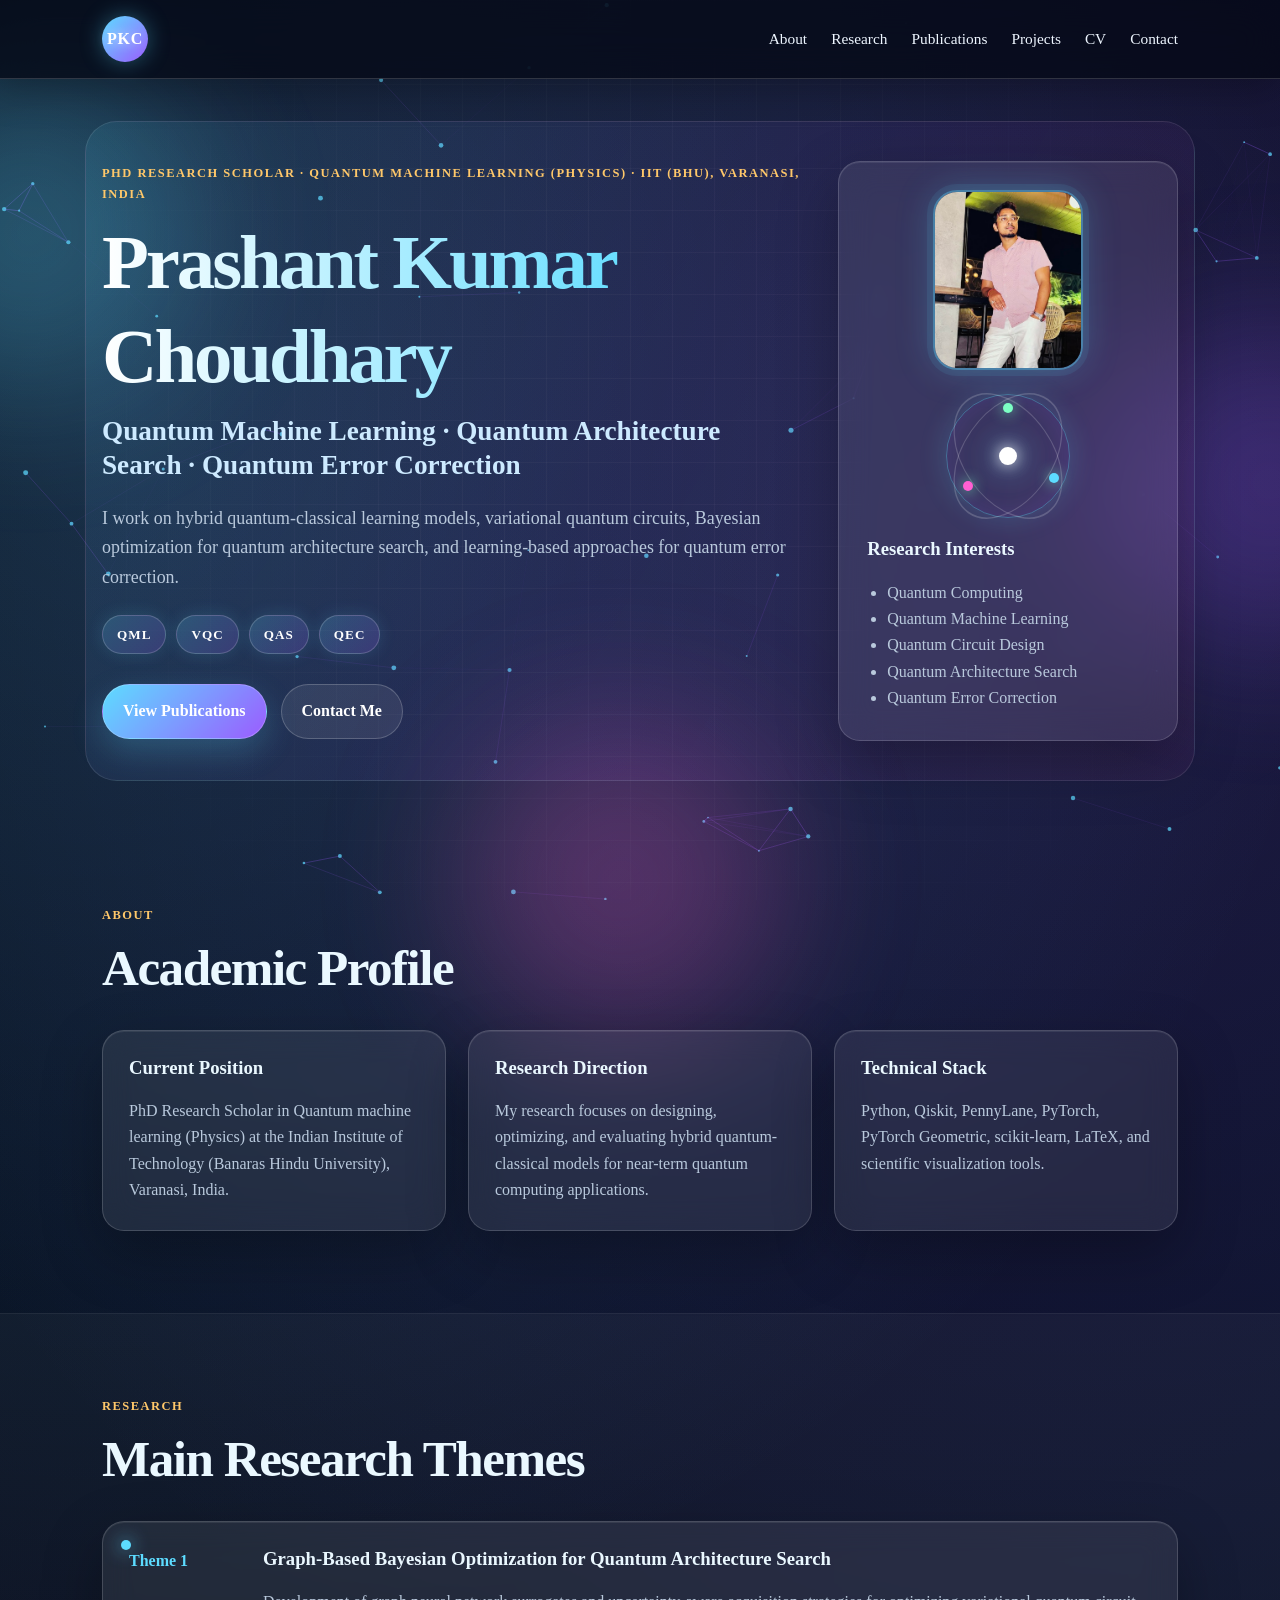
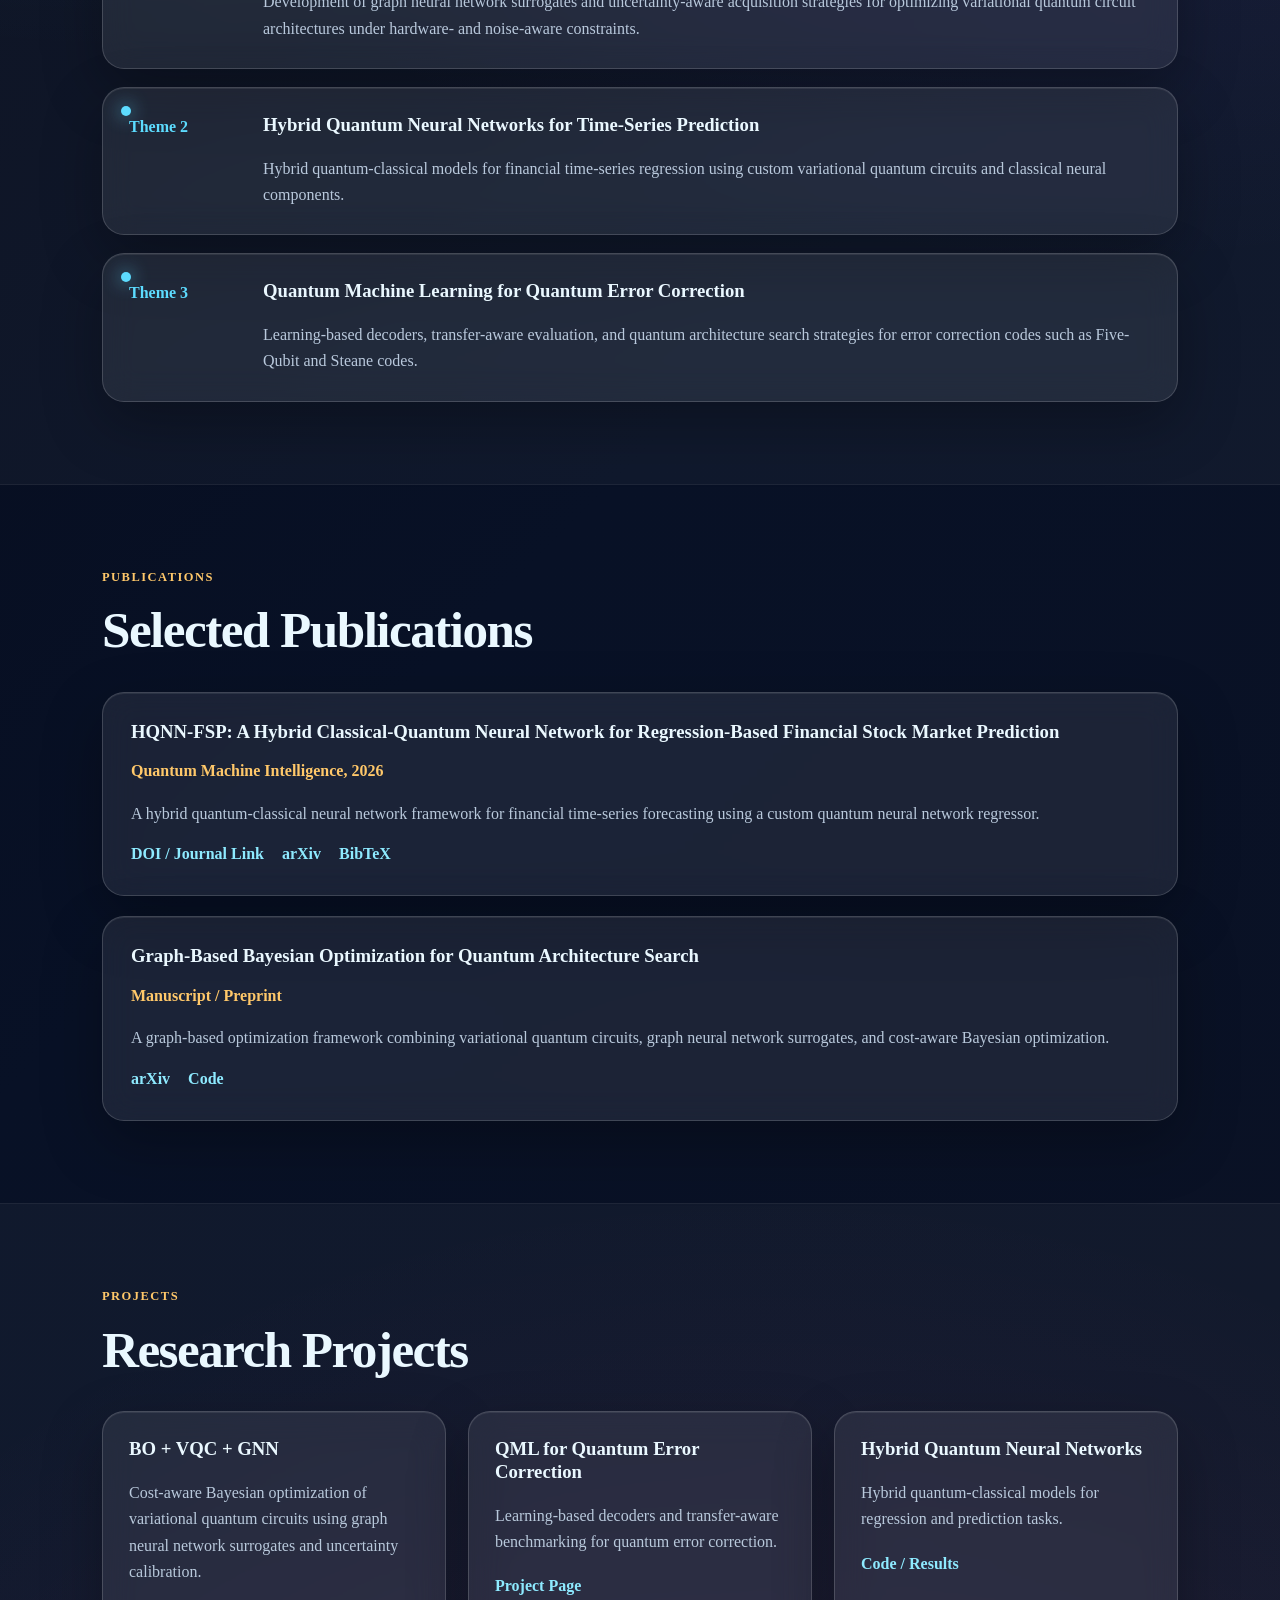
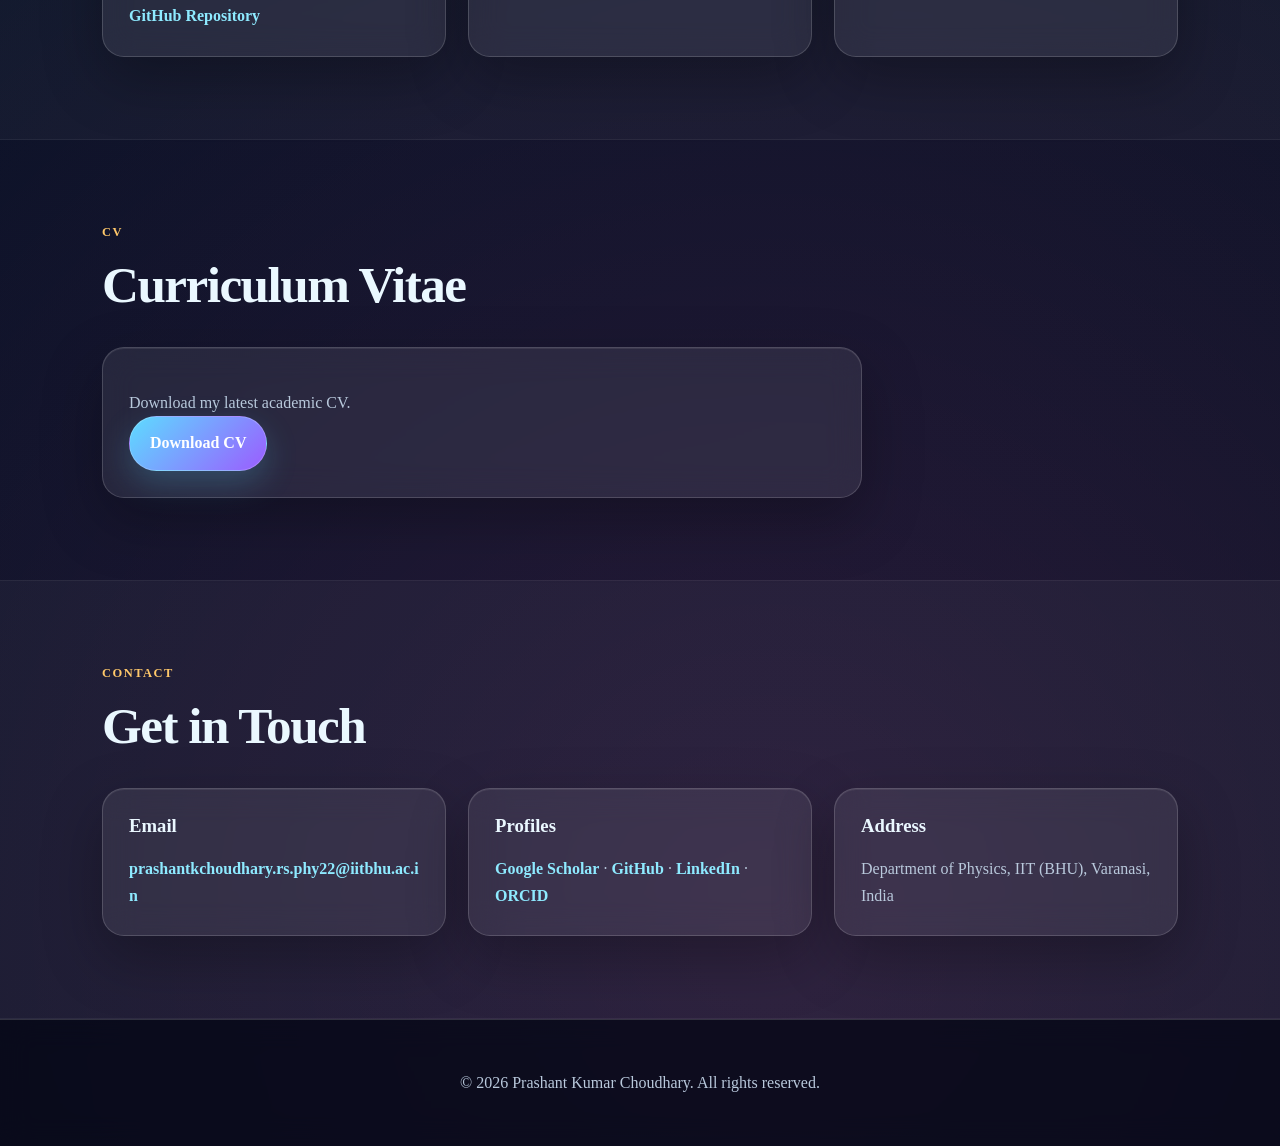
<file: index_fixed.html>
<!DOCTYPE html>
<html lang="en">
<head>
  <meta charset="UTF-8" />
  <meta name="viewport" content="width=device-width, initial-scale=1.0" />
  <title>Prashant Kumar Choudhary | Quantum Machine Learning Researcher</title>
  <meta name="description" content="Academic website of Prashant Kumar Choudhary, PhD Research Scholar in Physics working on Quantum Machine Learning, Quantum Architecture Search, and Quantum Error Correction." />
  <link rel="stylesheet" href="styles.css" />
</head>
<body>
  <canvas id="quantumCanvas" aria-hidden="true"></canvas>
  <div class="bg-orb orb-1"></div>
  <div class="bg-orb orb-2"></div>
  <div class="bg-orb orb-3"></div>
  <div class="quantum-grid"></div>
  <header class="site-header">
    <nav class="nav">
      <a class="brand" href="#home">PKC</a>
      <button class="nav-toggle" aria-label="Toggle navigation" onclick="toggleMenu()">☰</button>
      <div class="nav-links" id="navLinks">
        <a href="#about">About</a>
        <a href="#research">Research</a>
        <a href="#publications">Publications</a>
        <a href="#projects">Projects</a>
        <a href="#cv">CV</a>
        <a href="#contact">Contact</a>
      </div>
    </nav>
  </header>

  <main>
    <section id="home" class="hero section">
      <div class="hero-content">
        <p class="eyebrow">PhD Research Scholar · Quantum Machine Learning (Physics) · IIT (BHU), Varanasi, India</p>
        <h1>Prashant Kumar Choudhary</h1>
        <h2>Quantum Machine Learning · Quantum Architecture Search · Quantum Error Correction</h2>
        <p class="hero-text">
          I work on hybrid quantum-classical learning models, variational quantum circuits,
          Bayesian optimization for quantum architecture search, and learning-based approaches
          for quantum error correction.
        </p>
        <div class="quantum-tags">
          <span>QML</span>
          <span>VQC</span>
          <span>QAS</span>
          <span>QEC</span>
        </div>
        <div class="hero-actions">
          <a class="button primary" href="#publications">View Publications</a>
          <a class="button secondary" href="#contact">Contact Me</a>
        </div>
      </div>
      <aside class="profile-card">
        <!--<div class="profile-image">PKC</div>-->
        <img class="IMG_8726-photo" src="IMG_8726.jpg" alt="Prashant Kumar Choudhary">
        <div class="quantum-orbit" aria-hidden="true">
          <span class="core"></span>
          <span class="electron e1"></span>
          <span class="electron e2"></span>
          <span class="electron e3"></span>
        </div>
        <h3>Research Interests</h3>
        <ul>
          <li>Quantum Computing</li>
          <li>Quantum Machine Learning</li>
          <li>Quantum Circuit Design</li>
          <li>Quantum Architecture Search</li>
          <li>Quantum Error Correction</li>
        </ul>
      </aside>
    </section>

    <section id="about" class="section">
      <div class="section-heading">
        <p class="eyebrow">About</p>
        <h2>Academic Profile</h2>
      </div>
      <div class="content-grid">
        <div class="card">
          <h3>Current Position</h3>
          <p>
            PhD Research Scholar in Quantum machine learning (Physics) at the Indian Institute of Technology
            (Banaras Hindu University), Varanasi, India.
          </p>
        </div>
        <div class="card">
          <h3>Research Direction</h3>
          <p>
            My research focuses on designing, optimizing, and evaluating hybrid quantum-classical
            models for near-term quantum computing applications.
          </p>
        </div>
        <div class="card">
          <h3>Technical Stack</h3>
          <p>
            Python, Qiskit, PennyLane, PyTorch, PyTorch Geometric, scikit-learn,
            LaTeX, and scientific visualization tools.
          </p>
        </div>
      </div>
    </section>

    <section id="research" class="section alt">
      <div class="section-heading">
        <p class="eyebrow">Research</p>
        <h2>Main Research Themes</h2>
      </div>
      <div class="timeline">
        <div class="timeline-item">
          <span class="year">Theme 1</span>
          <div>
            <h3>Graph-Based Bayesian Optimization for Quantum Architecture Search</h3>
            <p>
              Development of graph neural network surrogates and uncertainty-aware acquisition
              strategies for optimizing variational quantum circuit architectures under
              hardware- and noise-aware constraints.
            </p>
          </div>
        </div>
        <div class="timeline-item">
          <span class="year">Theme 2</span>
          <div>
            <h3>Hybrid Quantum Neural Networks for Time-Series Prediction</h3>
            <p>
              Hybrid quantum-classical models for financial time-series regression using
              custom variational quantum circuits and classical neural components.
            </p>
          </div>
        </div>
        <div class="timeline-item">
          <span class="year">Theme 3</span>
          <div>
            <h3>Quantum Machine Learning for Quantum Error Correction</h3>
            <p>
              Learning-based decoders, transfer-aware evaluation, and quantum architecture
              search strategies for error correction codes such as Five-Qubit and Steane codes.
            </p>
          </div>
        </div>
      </div>
    </section>

    <section id="publications" class="section">
      <div class="section-heading">
        <p class="eyebrow">Publications</p>
        <h2>Selected Publications</h2>
      </div>
      <div class="publication-list">
        <article class="publication">
          <h3>HQNN-FSP: A Hybrid Classical-Quantum Neural Network for Regression-Based Financial Stock Market Prediction</h3>
          <p class="pub-meta">Quantum Machine Intelligence, 2026</p>
          <p>
            A hybrid quantum-classical neural network framework for financial time-series forecasting
            using a custom quantum neural network regressor.
          </p>
          <div class="pub-links">
            <a href="https://link.springer.com/article/10.1007/s42484-026-00390-9" target="_blank" rel="noopener">DOI / Journal Link</a>
            <a href="https://arxiv.org/abs/2503.15403" target="_blank" rel="noopener">arXiv</a>
            <a href="https://arxiv.org/abs/2503.15403" target="_blank" rel="noopener">BibTeX</a>
            <!--<a href="#" target="_blank" rel="noopener">DOI / Journal Link</a>-->
          </div>
        </article>

        <article class="publication">
          <h3>Graph-Based Bayesian Optimization for Quantum Architecture Search</h3>
          <p class="pub-meta">Manuscript / Preprint</p>
          <p>
            A graph-based optimization framework combining variational quantum circuits,
            graph neural network surrogates, and cost-aware Bayesian optimization.
          </p>
          <div class="pub-links">
            <a href="https://arxiv.org/abs/2512.09586" target="_blank" rel="noopener">arXiv</a>
            <a href="https://github.com/Pkcnick" target="_blank" rel="noopener">Code</a>
          </div>
        </article>
      </div>
    </section>

    <section id="projects" class="section alt">
      <div class="section-heading">
        <p class="eyebrow">Projects</p>
        <h2>Research Projects</h2>
      </div>
      <div class="content-grid">
        <div class="card project-card">
          <h3>BO + VQC + GNN</h3>
          <p>
            Cost-aware Bayesian optimization of variational quantum circuits using graph neural
            network surrogates and uncertainty calibration.
          </p>
          <a href="#" target="_blank" rel="noopener">GitHub Repository</a>
        </div>
        <div class="card project-card">
          <h3>QML for Quantum Error Correction</h3>
          <p>
            Learning-based decoders and transfer-aware benchmarking for quantum error correction.
          </p>
          <a href="#" target="_blank" rel="noopener">Project Page</a>
        </div>
        <div class="card project-card">
          <h3>Hybrid Quantum Neural Networks</h3>
          <p>
            Hybrid quantum-classical models for regression and prediction tasks.
          </p>
          <a href="#" target="_blank" rel="noopener">Code / Results</a>
        </div>
      </div>
    </section>

    <section id="cv" class="section">
      <div class="section-heading">
        <p class="eyebrow">CV</p>
        <h2>Curriculum Vitae</h2>
      </div>
      <div class="card cv-card">
        <p>
          Download my latest academic CV.
        </p>
        <a class="button primary" href="Prashant_Kumar_Choudhary_CV.pdf" target="_blank" rel="noopener">Download CV</a>
      </div>
    </section>

    <section id="contact" class="section alt">
      <div class="section-heading">
        <p class="eyebrow">Contact</p>
        <h2>Get in Touch</h2>
      </div>
      <div class="contact-grid">
        <div class="card">
          <h3>Email</h3>
          <p><a href="mailto:prashantkchoudhary.rs.phy22@iitbhu.ac.in">prashantkchoudhary.rs.phy22@iitbhu.ac.in</a></p>
        </div>
        <div class="card">
          <h3>Profiles</h3>
          <p>
            <a href="https://scholar.google.com/citations?hl=en&user=aTCilz0AAAAJ" target="_blank" rel="noopener">Google Scholar</a> ·
            <a href="https://github.com/Pkcnick" target="_blank" rel="noopener">GitHub</a> ·
            <a href="https://www.linkedin.com/in/pkcnick" target="_blank" rel="noopener">LinkedIn</a> ·
            <a href="https://orcid.org/0009-0005-9912-3231" target="_blank" rel="noopener">ORCID</a>
          </p>
        </div>
        <div class="card">
          <h3>Address</h3>
          <p>Department of Physics, IIT (BHU), Varanasi, India</p>
        </div>
      </div>
    </section>
  </main>

  <footer class="site-footer">
    <p>© <span id="year"></span> Prashant Kumar Choudhary. All rights reserved.</p>
  </footer>

  <script>
    const yearElement = document.getElementById("year");
    if (yearElement) {
      yearElement.textContent = new Date().getFullYear();
    }

    function toggleMenu() {
      const nav = document.getElementById("navLinks");
      if (nav) {
        nav.classList.toggle("show");
      }
    }

    const canvas = document.getElementById("quantumCanvas");
    const reduceMotion = window.matchMedia("(prefers-reduced-motion: reduce)").matches;

    if (canvas && !reduceMotion) {
      const ctx = canvas.getContext("2d");
      let particles = [];
      let animationFrameId = null;

      function particleNumber() {
        if (window.innerWidth < 600) return 28;
        if (window.innerWidth < 900) return 42;
        return 58;
      }

      function resizeCanvas() {
        const ratio = Math.min(window.devicePixelRatio || 1, 2);
        canvas.width = Math.floor(window.innerWidth * ratio);
        canvas.height = Math.floor(window.innerHeight * ratio);
        canvas.style.width = `${window.innerWidth}px`;
        canvas.style.height = `${window.innerHeight}px`;
        ctx.setTransform(ratio, 0, 0, ratio, 0, 0);
      }

      function createParticles() {
        particles = [];
        const count = particleNumber();

        for (let i = 0; i < count; i++) {
          particles.push({
            x: Math.random() * window.innerWidth,
            y: Math.random() * window.innerHeight,
            vx: (Math.random() - 0.5) * 0.45,
            vy: (Math.random() - 0.5) * 0.45,
            radius: Math.random() * 1.8 + 0.8
          });
        }
      }

      function drawParticles() {
        ctx.clearRect(0, 0, window.innerWidth, window.innerHeight);

        for (let i = 0; i < particles.length; i++) {
          const p = particles[i];
          p.x += p.vx;
          p.y += p.vy;

          if (p.x < 0 || p.x > window.innerWidth) p.vx *= -1;
          if (p.y < 0 || p.y > window.innerHeight) p.vy *= -1;

          ctx.beginPath();
          ctx.arc(p.x, p.y, p.radius, 0, Math.PI * 2);
          ctx.fillStyle = "rgba(93, 220, 255, 0.72)";
          ctx.fill();

          for (let j = i + 1; j < particles.length; j++) {
            const q = particles[j];
            const dx = p.x - q.x;
            const dy = p.y - q.y;
            const distance = Math.sqrt(dx * dx + dy * dy);
            const maxDistance = window.innerWidth < 600 ? 95 : 130;

            if (distance < maxDistance) {
              ctx.beginPath();
              ctx.moveTo(p.x, p.y);
              ctx.lineTo(q.x, q.y);
              ctx.strokeStyle = `rgba(155, 92, 255, ${(1 - distance / maxDistance) * 0.55})`;
              ctx.lineWidth = 0.7;
              ctx.stroke();
            }
          }
        }

        animationFrameId = requestAnimationFrame(drawParticles);
      }

      function restartParticles() {
        resizeCanvas();
        createParticles();
        if (!animationFrameId) {
          drawParticles();
        }
      }

      restartParticles();
      window.addEventListener("resize", restartParticles);
    }
  </script>

</body>
</html>
</file>
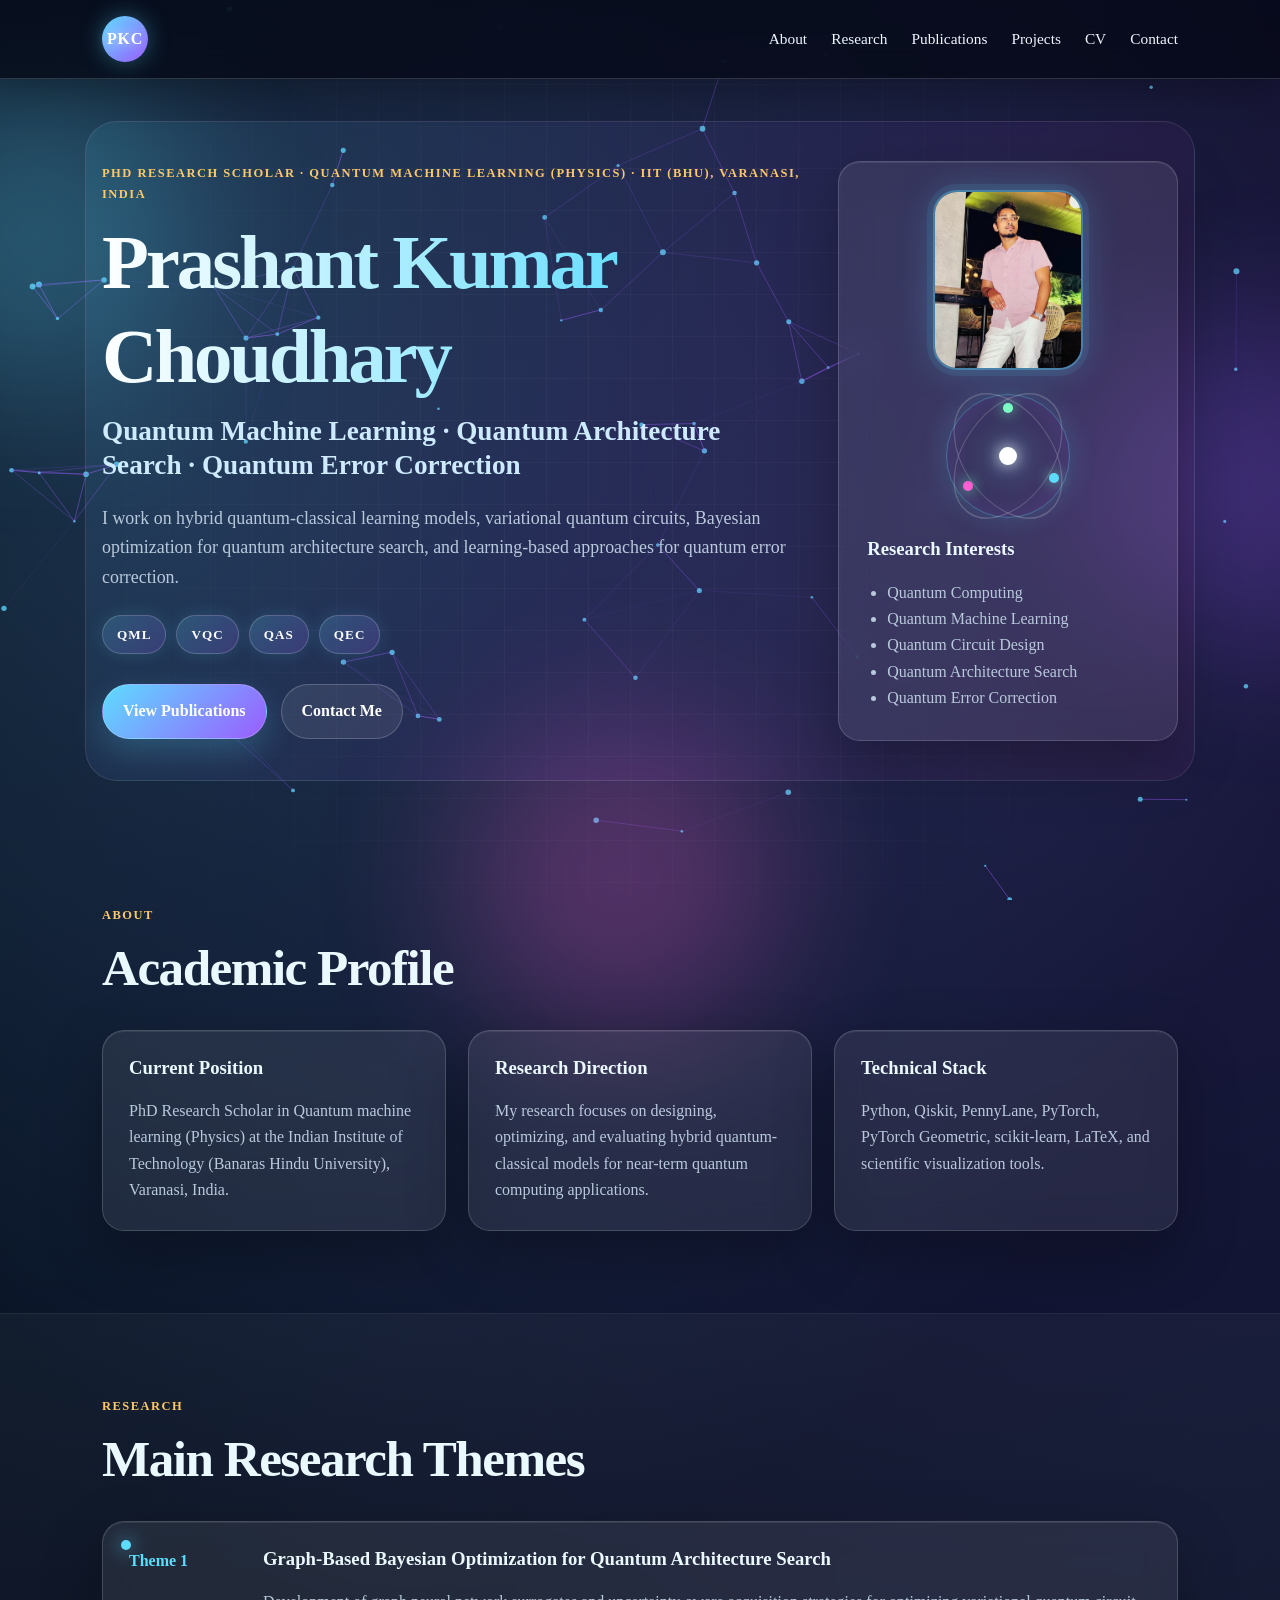
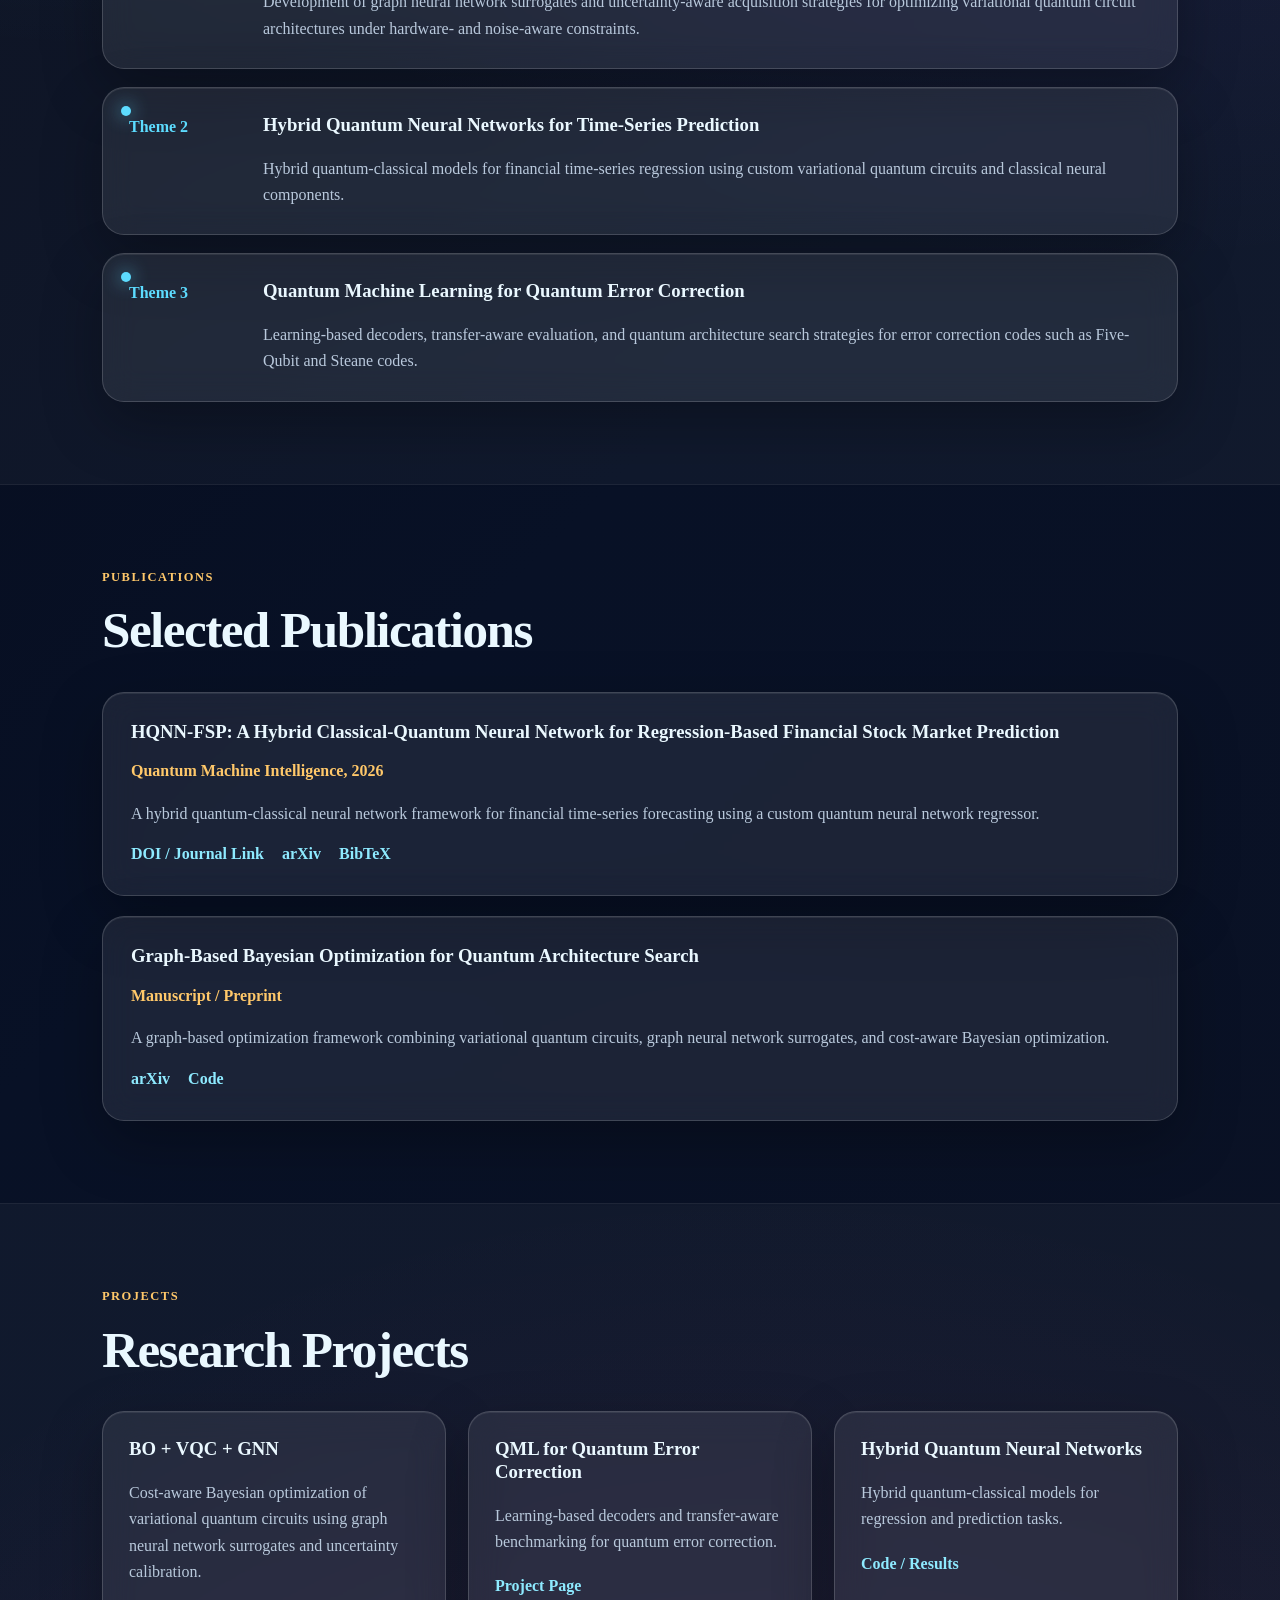
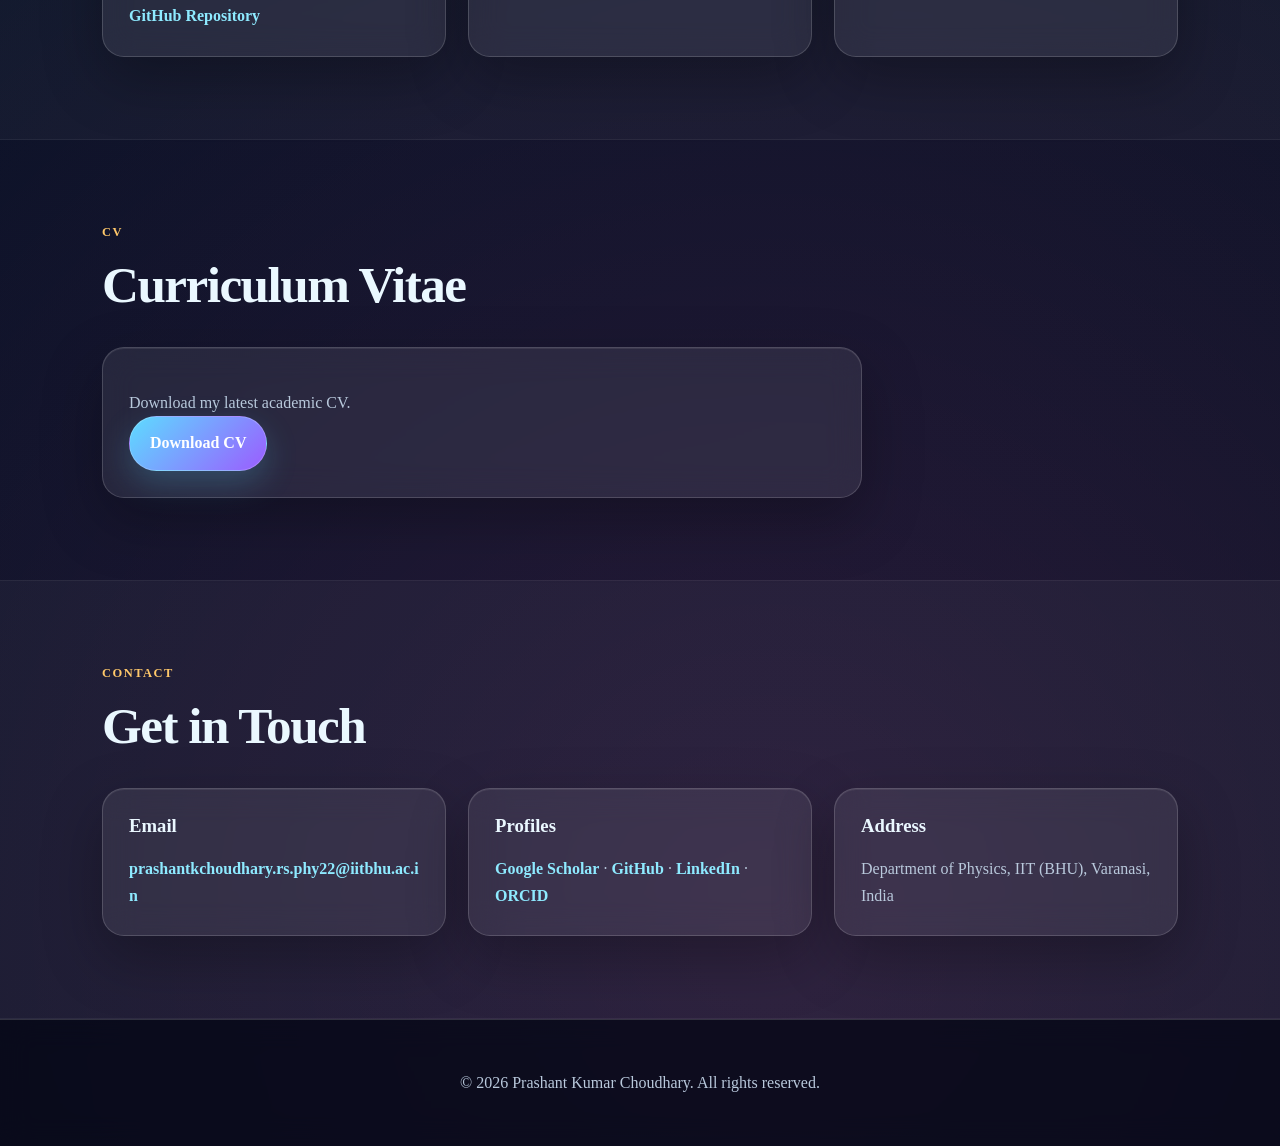
<file: index_old.html>
<!DOCTYPE html>
<html lang="en">
<head>
  <meta charset="UTF-8" />
  <meta name="viewport" content="width=device-width, initial-scale=1.0" />
  <title>Prashant Kumar Choudhary | Quantum Machine Learning Researcher</title>
  <meta name="description" content="Academic website of Prashant Kumar Choudhary, PhD Research Scholar in Physics working on Quantum Machine Learning, Quantum Architecture Search, and Quantum Error Correction." />
  <link rel="stylesheet" href="styles.css" />
</head>
<body>
  <canvas id="quantumCanvas" aria-hidden="true"></canvas>
  <div class="bg-orb orb-1"></div>
  <div class="bg-orb orb-2"></div>
  <div class="bg-orb orb-3"></div>
  <div class="quantum-grid"></div>
  <header class="site-header">
    <nav class="nav">
      <a class="brand" href="#home">PKC</a>
      <button class="nav-toggle" aria-label="Toggle navigation" onclick="toggleMenu()">☰</button>
      <div class="nav-links" id="navLinks">
        <a href="#about">About</a>
        <a href="#research">Research</a>
        <a href="#publications">Publications</a>
        <a href="#projects">Projects</a>
        <a href="#cv">CV</a>
        <a href="#contact">Contact</a>
      </div>
    </nav>
  </header>

  <main>
    <section id="home" class="hero section">
      <div class="hero-content">
        <p class="eyebrow">PhD Research Scholar · Quantum Machine Learning (Physics) · IIT (BHU), Varanasi, India</p>
        <h1>Prashant Kumar Choudhary</h1>
        <h2>Quantum Machine Learning · Quantum Architecture Search · Quantum Error Correction</h2>
        <p class="hero-text">
          I work on hybrid quantum-classical learning models, variational quantum circuits,
          Bayesian optimization for quantum architecture search, and learning-based approaches
          for quantum error correction.
        </p>
        <div class="quantum-tags">
          <span>QML</span>
          <span>VQC</span>
          <span>QAS</span>
          <span>QEC</span>
        </div>
        <div class="hero-actions">
          <a class="button primary" href="#publications">View Publications</a>
          <a class="button secondary" href="#contact">Contact Me</a>
        </div>
      </div>
      <aside class="profile-card">
        <!--<div class="profile-image">PKC</div>-->
        <img class="IMG_8726-photo" src="IMG_8726.jpg" alt="Prashant Kumar Choudhary">
        <div class="quantum-orbit" aria-hidden="true">
          <span class="core"></span>
          <span class="electron e1"></span>
          <span class="electron e2"></span>
          <span class="electron e3"></span>
        </div>
        <h3>Research Interests</h3>
        <ul>
          <li>Quantum Computing</li>
          <li>Quantum Machine Learning</li>
          <li>Quantum Circuit Design</li>
          <li>Quantum Architecture Search</li>
          <li>Quantum Error Correction</li>
        </ul>
      </aside>
    </section>

    <section id="about" class="section">
      <div class="section-heading">
        <p class="eyebrow">About</p>
        <h2>Academic Profile</h2>
      </div>
      <div class="content-grid">
        <div class="card">
          <h3>Current Position</h3>
          <p>
            PhD Research Scholar in Quantum machine learning (Physics) at the Indian Institute of Technology
            (Banaras Hindu University), Varanasi, India.
          </p>
        </div>
        <div class="card">
          <h3>Research Direction</h3>
          <p>
            My research focuses on designing, optimizing, and evaluating hybrid quantum-classical
            models for near-term quantum computing applications.
          </p>
        </div>
        <div class="card">
          <h3>Technical Stack</h3>
          <p>
            Python, Qiskit, PennyLane, PyTorch, PyTorch Geometric, scikit-learn,
            LaTeX, and scientific visualization tools.
          </p>
        </div>
      </div>
    </section>

    <section id="research" class="section alt">
      <div class="section-heading">
        <p class="eyebrow">Research</p>
        <h2>Main Research Themes</h2>
      </div>
      <div class="timeline">
        <div class="timeline-item">
          <span class="year">Theme 1</span>
          <div>
            <h3>Graph-Based Bayesian Optimization for Quantum Architecture Search</h3>
            <p>
              Development of graph neural network surrogates and uncertainty-aware acquisition
              strategies for optimizing variational quantum circuit architectures under
              hardware- and noise-aware constraints.
            </p>
          </div>
        </div>
        <div class="timeline-item">
          <span class="year">Theme 2</span>
          <div>
            <h3>Hybrid Quantum Neural Networks for Time-Series Prediction</h3>
            <p>
              Hybrid quantum-classical models for financial time-series regression using
              custom variational quantum circuits and classical neural components.
            </p>
          </div>
        </div>
        <div class="timeline-item">
          <span class="year">Theme 3</span>
          <div>
            <h3>Quantum Machine Learning for Quantum Error Correction</h3>
            <p>
              Learning-based decoders, transfer-aware evaluation, and quantum architecture
              search strategies for error correction codes such as Five-Qubit and Steane codes.
            </p>
          </div>
        </div>
      </div>
    </section>

    <section id="publications" class="section">
      <div class="section-heading">
        <p class="eyebrow">Publications</p>
        <h2>Selected Publications</h2>
      </div>
      <div class="publication-list">
        <article class="publication">
          <h3>HQNN-FSP: A Hybrid Classical-Quantum Neural Network for Regression-Based Financial Stock Market Prediction</h3>
          <p class="pub-meta">Quantum Machine Intelligence, 2026</p>
          <p>
            A hybrid quantum-classical neural network framework for financial time-series forecasting
            using a custom quantum neural network regressor.
          </p>
          <div class="pub-links">
            <a href="https://link.springer.com/article/10.1007/s42484-026-00390-9" target="_blank" rel="noopener">DOI / Journal Link</a>
            <a href="https://arxiv.org/abs/2503.15403" target="_blank" rel="noopener">arXiv</a>
            <a href="https://arxiv.org/abs/2503.15403" target="_blank" rel="noopener">BibTeX</a>
            <!--<a href="#" target="_blank" rel="noopener">DOI / Journal Link</a>-->
          </div>
        </article>

        <article class="publication">
          <h3>Graph-Based Bayesian Optimization for Quantum Architecture Search</h3>
          <p class="pub-meta">Manuscript / Preprint</p>
          <p>
            A graph-based optimization framework combining variational quantum circuits,
            graph neural network surrogates, and cost-aware Bayesian optimization.
          </p>
          <div class="pub-links">
            <a href="https://arxiv.org/abs/2512.09586" target="_blank" rel="noopener">arXiv</a>
            <a href="YOUR_GITHUB_REPOSITORY_LINK" target="_blank" rel="noopener">Code</a>
          </div>
        </article>
      </div>
    </section>

    <section id="projects" class="section alt">
      <div class="section-heading">
        <p class="eyebrow">Projects</p>
        <h2>Research Projects</h2>
      </div>
      <div class="content-grid">
        <div class="card project-card">
          <h3>BO + VQC + GNN</h3>
          <p>
            Cost-aware Bayesian optimization of variational quantum circuits using graph neural
            network surrogates and uncertainty calibration.
          </p>
          <a href="#" target="_blank" rel="noopener">GitHub Repository</a>
        </div>
        <div class="card project-card">
          <h3>QML for Quantum Error Correction</h3>
          <p>
            Learning-based decoders and transfer-aware benchmarking for quantum error correction.
          </p>
          <a href="#" target="_blank" rel="noopener">Project Page</a>
        </div>
        <div class="card project-card">
          <h3>Hybrid Quantum Neural Networks</h3>
          <p>
            Hybrid quantum-classical models for regression and prediction tasks.
          </p>
          <a href="#" target="_blank" rel="noopener">Code / Results</a>
        </div>
      </div>
    </section>

    <section id="cv" class="section">
      <div class="section-heading">
        <p class="eyebrow">CV</p>
        <h2>Curriculum Vitae</h2>
      </div>
      <div class="card cv-card">
        <p>
          Download my latest academic CV.
        </p>
        <a class="button primary" href="Prashant_Kumar_Choudhary_CV.pdf.pdf" target="_blank" rel="noopener">Download CV</a>
      </div>
    </section>

    <section id="contact" class="section alt">
      <div class="section-heading">
        <p class="eyebrow">Contact</p>
        <h2>Get in Touch</h2>
      </div>
      <div class="contact-grid">
        <div class="card">
          <h3>Email</h3>
          <p><a href="mailto:prashantkchoudhary.rs.phy22@iitbhu.ac.in">prashantkchoudhary.rs.phy22@iitbhu.ac.in</a></p>
        </div>
        <div class="card">
          <h3>Profiles</h3>
          <p>
            <a href="https://scholar.google.com/citations?hl=en&user=aTCilz0AAAAJ" target="_blank" rel="noopener">Google Scholar</a> ·
            <a href="https://github.com/Pkcnick" target="_blank" rel="noopener">GitHub</a> ·
            <a href="https://www.linkedin.com/in/pkcnick" target="_blank" rel="noopener">LinkedIn</a> ·
            <a href="https://orcid.org/0009-0005-9912-3231" target="_blank" rel="noopener">ORCID</a>
          </p>
        </div>
        <div class="card">
          <h3>Address</h3>
          <p>Department of Physics, IIT (BHU), Varanasi, India</p>
        </div>
      </div>
    </section>
  </main>

  <footer class="site-footer">
    <p>© <span id="year"></span> Prashant Kumar Choudhary. All rights reserved.</p>
  </footer>

  <script>
    document.getElementById("year").textContent = new Date().getFullYear();

    function toggleMenu() {
      const nav = document.getElementById("navLinks");
      nav.classList.toggle("show");
    }

    const canvas = document.getElementById("quantumCanvas");
    const ctx = canvas.getContext("2d");

    let particles = [];
    const particleCount = 75;

    function resizeCanvas() {
      canvas.width = window.innerWidth;
      canvas.height = window.innerHeight;
    }

    function createParticles() {
      particles = [];

      for (let i = 0; i < particleCount; i++) {
        particles.push({
          x: Math.random() * canvas.width,
          y: Math.random() * canvas.height,
          vx: (Math.random() - 0.5) * 0.55,
          vy: (Math.random() - 0.5) * 0.55,
          radius: Math.random() * 2 + 1
        });
      }
    }

    function drawParticles() {
      ctx.clearRect(0, 0, canvas.width, canvas.height);

      for (let i = 0; i < particles.length; i++) {
        const p = particles[i];

        p.x += p.vx;
        p.y += p.vy;

        if (p.x < 0 || p.x > canvas.width) p.vx *= -1;
        if (p.y < 0 || p.y > canvas.height) p.vy *= -1;

        ctx.beginPath();
        ctx.arc(p.x, p.y, p.radius, 0, Math.PI * 2);
        ctx.fillStyle = "rgba(93, 220, 255, 0.75)";
        ctx.fill();

        for (let j = i + 1; j < particles.length; j++) {
          const q = particles[j];
          const dx = p.x - q.x;
          const dy = p.y - q.y;
          const distance = Math.sqrt(dx * dx + dy * dy);

          if (distance < 130) {
            ctx.beginPath();
            ctx.moveTo(p.x, p.y);
            ctx.lineTo(q.x, q.y);
            ctx.strokeStyle = `rgba(155, 92, 255, ${1 - distance / 130})`;
            ctx.lineWidth = 0.7;
            ctx.stroke();
          }
        }
      }

      requestAnimationFrame(drawParticles);
    }

    resizeCanvas();
    createParticles();
    drawParticles();

    window.addEventListener("resize", () => {
      resizeCanvas();
      createParticles();
    });
    
  </script>
  

 <!-- <script>
    document.getElementById("year").textContent = new Date().getFullYear();

    function toggleMenu() {
      const nav = document.getElementById("navLinks");
      nav.classList.toggle("show");
    }
  </script>-->
</body>
</html>
</file>
<file: styles.css>
:root {
  --bg: #050816;
  --surface: rgba(255, 255, 255, 0.08);
  --surface-strong: rgba(255, 255, 255, 0.12);
  --surface-alt: rgba(255, 255, 255, 0.045);
  --text: #eef6ff;
  --muted: #b9c9dc;
  --primary: #5ddcff;
  --primary-dark: #eaf8ff;
  --accent: #ffc86a;
  --border: rgba(255, 255, 255, 0.16);
  --shadow: 0 22px 60px rgba(0, 0, 0, 0.28);
  --radius: 22px;
  --quantum-blue: #5ddcff;
  --quantum-purple: #9b5cff;
  --quantum-pink: #ff5fd2;
  --quantum-green: #7cffc4;
}

* {
  box-sizing: border-box;
}

html {
  scroll-behavior: smooth;
}

body {
  margin: 0;
  min-height: 100vh;
  font-family: Georgia, "Times New Roman", serif;
  color: var(--text);
  background:
    radial-gradient(circle at 10% 10%, rgba(93, 220, 255, 0.17), transparent 30%),
    radial-gradient(circle at 85% 12%, rgba(155, 92, 255, 0.16), transparent 34%),
    radial-gradient(circle at 60% 95%, rgba(255, 95, 210, 0.12), transparent 32%),
    linear-gradient(135deg, #050816 0%, #081126 48%, #0c1224 100%);
  line-height: 1.65;
  overflow-x: hidden;
}

a {
  color: var(--primary);
  text-decoration: none;
}

a:hover {
  text-decoration: underline;
}

#quantumCanvas,
.bg-orb,
.quantum-grid {
  position: fixed;
  pointer-events: none;
  z-index: 0;
}

#quantumCanvas {
  inset: 0;
  width: 100%;
  height: 100%;
}

.bg-orb {
  width: 320px;
  height: 320px;
  border-radius: 50%;
  filter: blur(76px);
  opacity: 0.26;
  animation: floatOrb 14s ease-in-out infinite alternate;
}

.orb-1 {
  top: 8%;
  left: -130px;
  background: var(--quantum-blue);
}

.orb-2 {
  top: 36%;
  right: -150px;
  background: var(--quantum-purple);
  animation-delay: 2s;
}

.orb-3 {
  bottom: -140px;
  left: 36%;
  background: var(--quantum-pink);
  animation-delay: 4s;
}

@keyframes floatOrb {
  from {
    transform: translate3d(0, 0, 0) scale(1);
  }
  to {
    transform: translate3d(36px, -30px, 0) scale(1.12);
  }
}

.quantum-grid {
  inset: 0;
  background-image:
    linear-gradient(rgba(255,255,255,0.032) 1px, transparent 1px),
    linear-gradient(90deg, rgba(255,255,255,0.032) 1px, transparent 1px);
  background-size: 42px 42px;
  mask-image: radial-gradient(circle at center, black 35%, transparent 82%);
  -webkit-mask-image: radial-gradient(circle at center, black 35%, transparent 82%);
}

.site-header,
main,
.site-footer {
  position: relative;
  z-index: 1;
}

.site-header {
  position: sticky;
  top: 0;
  z-index: 20;
  background: rgba(5, 8, 22, 0.76);
  backdrop-filter: blur(18px);
  -webkit-backdrop-filter: blur(18px);
  border-bottom: 1px solid var(--border);
  box-shadow: 0 10px 38px rgba(0, 0, 0, 0.26);
}

.nav {
  max-width: 1120px;
  margin: 0 auto;
  padding: 16px 22px;
  display: flex;
  align-items: center;
  justify-content: space-between;
}

.brand {
  width: 46px;
  height: 46px;
  border-radius: 50%;
  background: linear-gradient(135deg, var(--quantum-blue), var(--quantum-purple));
  color: white;
  display: grid;
  place-items: center;
  font-weight: 800;
  letter-spacing: 0.05em;
  text-decoration: none;
  box-shadow: 0 0 22px rgba(93, 220, 255, 0.35);
  text-shadow: 0 0 12px rgba(255, 255, 255, 0.6);
}

.nav-links {
  display: flex;
  gap: 24px;
  align-items: center;
  font-size: 0.96rem;
}

.nav-links a {
  color: var(--text);
  position: relative;
}

.nav-links a::after {
  content: "";
  position: absolute;
  left: 0;
  bottom: -6px;
  width: 0%;
  height: 2px;
  background: linear-gradient(90deg, var(--quantum-blue), var(--quantum-purple));
  transition: width 0.3s ease;
}

.nav-links a:hover {
  text-decoration: none;
  color: white;
}

.nav-links a:hover::after {
  width: 100%;
}

.nav-toggle {
  display: none;
  background: transparent;
  color: var(--text);
  border: 0;
  font-size: 1.6rem;
  cursor: pointer;
}

.section {
  max-width: 1120px;
  margin: 0 auto;
  padding: 82px 22px;
}

.alt {
  background: rgba(255, 255, 255, 0.035);
  max-width: none;
  padding-left: calc((100vw - 1120px) / 2 + 22px);
  padding-right: calc((100vw - 1120px) / 2 + 22px);
  border-top: 1px solid rgba(255, 255, 255, 0.055);
  border-bottom: 1px solid rgba(255, 255, 255, 0.055);
}

.hero {
  position: relative;
  isolation: isolate;
  display: grid;
  grid-template-columns: minmax(0, 1.55fr) minmax(280px, 0.75fr);
  gap: 34px;
  align-items: center;
  min-height: 76vh;
}

.hero::before {
  content: "";
  position: absolute;
  inset: 42px 5px;
  z-index: -1;
  border-radius: 32px;
  background:
    linear-gradient(120deg, rgba(93, 220, 255, 0.10), rgba(155, 92, 255, 0.08), rgba(255, 95, 210, 0.06));
  border: 1px solid rgba(255, 255, 255, 0.10);
}

.eyebrow {
  color: var(--accent);
  text-transform: uppercase;
  font-weight: 700;
  letter-spacing: 0.12em;
  font-size: 0.78rem;
  margin: 0 0 12px;
}

h1, h2, h3 {
  line-height: 1.22;
  margin-top: 0;
  color: var(--primary-dark);
}

h1 {
  font-size: clamp(2.4rem, 6vw, 5rem);
  letter-spacing: -0.04em;
  margin-bottom: 12px;
}

.hero h1 {
  background: linear-gradient(90deg, #ffffff, #5ddcff, #c9a7ff, #ffffff);
  -webkit-background-clip: text;
  background-clip: text;
  color: transparent;
  background-size: 240% auto;
  animation: textShine 5s linear infinite;
}

@keyframes textShine {
  to {
    background-position: 240% center;
  }
}

.hero h2 {
  color: #cdeaff;
  font-size: clamp(1.15rem, 2.5vw, 1.7rem);
  font-weight: 600;
  margin-bottom: 22px;
}

.hero-text {
  font-size: 1.12rem;
  max-width: 720px;
  color: var(--muted);
}

.quantum-tags {
  display: flex;
  flex-wrap: wrap;
  gap: 10px;
  margin: 22px 0 8px;
}

.quantum-tags span {
  padding: 8px 14px;
  border-radius: 999px;
  font-size: 0.82rem;
  font-weight: 700;
  letter-spacing: 0.08em;
  color: #ffffff;
  background: linear-gradient(135deg, rgba(93, 220, 255, 0.20), rgba(155, 92, 255, 0.20));
  border: 1px solid rgba(255, 255, 255, 0.18);
  box-shadow: 0 0 18px rgba(93, 220, 255, 0.14);
}

.hero-actions {
  display: flex;
  gap: 14px;
  flex-wrap: wrap;
  margin-top: 30px;
}

.button {
  position: relative;
  overflow: hidden;
  display: inline-flex;
  align-items: center;
  justify-content: center;
  padding: 13px 20px;
  border-radius: 999px;
  font-weight: 700;
  border: 1px solid rgba(255, 255, 255, 0.20);
  transition: transform 0.2s ease, box-shadow 0.2s ease;
}

.button:hover {
  transform: translateY(-2px);
  text-decoration: none;
  box-shadow: var(--shadow);
}

.button.primary {
  background: linear-gradient(135deg, var(--quantum-blue), var(--quantum-purple));
  color: white;
  box-shadow: 0 12px 32px rgba(93, 220, 255, 0.22);
}

.button.secondary {
  background: rgba(255, 255, 255, 0.08);
  color: white;
}

.button::before {
  content: "";
  position: absolute;
  top: 0;
  left: -110%;
  width: 80%;
  height: 100%;
  background: linear-gradient(120deg, transparent, rgba(255,255,255,0.40), transparent);
  transform: skewX(-20deg);
  transition: left 0.6s ease;
}

.button:hover::before {
  left: 130%;
}

.profile-card,
.card,
.publication,
.timeline-item,
.cv-card {
  background: var(--surface);
  border: 1px solid var(--border);
  border-radius: var(--radius);
  box-shadow: var(--shadow), inset 0 1px 0 rgba(255, 255, 255, 0.08);
  backdrop-filter: blur(16px);
  -webkit-backdrop-filter: blur(16px);
  transition: transform 0.3s ease, box-shadow 0.3s ease, border-color 0.3s ease;
}

.card:hover,
.publication:hover,
.profile-card:hover,
.cv-card:hover,
.timeline-item:hover {
  transform: translateY(-5px);
  border-color: rgba(93, 220, 255, 0.42);
  box-shadow:
    0 28px 80px rgba(0, 0, 0, 0.32),
    0 0 28px rgba(93, 220, 255, 0.14),
    inset 0 1px 0 rgba(255, 255, 255, 0.08);
}

.profile-card {
  padding: 28px;
}

.IMG_8726-photo {
  width: 150px;
  height: 180px;
  border-radius: 24px;
  object-fit: cover;
  object-position: center top;
  display: block;
  margin: 0 auto 24px;
  border: 2px solid rgba(93, 220, 255, 0.45);
  box-shadow:
    0 0 0 6px rgba(93, 220, 255, 0.08),
    0 0 36px rgba(93, 220, 255, 0.25);
}

.profile-card ul {
  padding-left: 20px;
  margin-bottom: 0;
  color: var(--muted);
}

.quantum-orbit {
  position: relative;
  width: 124px;
  height: 124px;
  margin: 24px auto 20px;
  border-radius: 50%;
  border: 1px solid rgba(93, 220, 255, 0.35);
  box-shadow:
    0 0 28px rgba(93, 220, 255, 0.18),
    inset 0 0 24px rgba(155, 92, 255, 0.14);
  animation: rotateOrbit 14s linear infinite;
}

.quantum-orbit::before,
.quantum-orbit::after {
  content: "";
  position: absolute;
  inset: 16px;
  border-radius: 50%;
  border: 1px solid rgba(255, 255, 255, 0.18);
}

.quantum-orbit::before {
  transform: rotate(55deg) scaleX(1.55);
}

.quantum-orbit::after {
  transform: rotate(-55deg) scaleX(1.55);
}

.quantum-orbit .core {
  position: absolute;
  top: 50%;
  left: 50%;
  width: 18px;
  height: 18px;
  border-radius: 50%;
  background: #ffffff;
  transform: translate(-50%, -50%);
  box-shadow:
    0 0 16px rgba(255, 255, 255, 0.9),
    0 0 32px rgba(93, 220, 255, 0.8);
}

.quantum-orbit .electron {
  position: absolute;
  width: 10px;
  height: 10px;
  border-radius: 50%;
  background: var(--quantum-green);
  box-shadow: 0 0 14px rgba(124, 255, 196, 0.9);
}

.quantum-orbit .e1 {
  top: 8px;
  left: 56px;
}

.quantum-orbit .e2 {
  right: 10px;
  bottom: 34px;
  background: var(--quantum-blue);
}

.quantum-orbit .e3 {
  left: 16px;
  bottom: 26px;
  background: var(--quantum-pink);
}

@keyframes rotateOrbit {
  to {
    transform: rotate(360deg);
  }
}

.section-heading {
  max-width: 720px;
  margin-bottom: 30px;
}

.section-heading h2 {
  font-size: clamp(1.9rem, 4vw, 3.2rem);
  letter-spacing: -0.03em;
  margin-bottom: 0;
}

.content-grid,
.contact-grid {
  display: grid;
  grid-template-columns: repeat(3, minmax(0, 1fr));
  gap: 22px;
}

.card {
  padding: 26px;
}

.card p,
.timeline-item p,
.publication p:not(.pub-meta) {
  color: var(--muted);
  margin-bottom: 0;
}

.timeline {
  display: grid;
  gap: 18px;
}

.timeline-item {
  position: relative;
  display: grid;
  grid-template-columns: 110px minmax(0, 1fr);
  gap: 24px;
  padding: 26px;
}

.timeline-item::before {
  content: "";
  position: absolute;
  left: 18px;
  top: 18px;
  width: 10px;
  height: 10px;
  background: var(--quantum-blue);
  border-radius: 50%;
  box-shadow: 0 0 18px rgba(93, 220, 255, 0.9);
}

.year {
  color: var(--primary);
  font-weight: 800;
}

.publication-list {
  display: grid;
  gap: 20px;
}

.publication {
  padding: 28px;
}

.publication h3 {
  color: var(--primary-dark);
}

.pub-meta {
  color: var(--accent);
  font-weight: 700;
  margin-top: -4px;
}

.pub-links {
  display: flex;
  gap: 18px;
  flex-wrap: wrap;
  margin-top: 14px;
  font-weight: 700;
}

.pub-links a,
.project-card a,
.contact-grid a {
  color: #8eeaff;
  font-weight: 700;
  text-decoration: none;
}

.pub-links a:hover,
.project-card a:hover,
.contact-grid a:hover {
  color: #ffffff;
  text-shadow: 0 0 12px rgba(93, 220, 255, 0.8);
}

.project-card a {
  display: inline-block;
  margin-top: 18px;
}

.cv-card {
  max-width: 760px;
  padding: 26px;
}

code {
  background: rgba(255, 255, 255, 0.10);
  padding: 2px 6px;
  border-radius: 6px;
  font-size: 0.92em;
}

.site-footer {
  text-align: center;
  padding: 34px 20px;
  color: var(--muted);
  border-top: 1px solid var(--border);
  background: rgba(5, 8, 22, 0.72);
  backdrop-filter: blur(14px);
  -webkit-backdrop-filter: blur(14px);
}

@media (max-width: 860px) {
  .hero,
  .content-grid,
  .contact-grid {
    grid-template-columns: 1fr;
  }

  .hero {
    min-height: auto;
  }

  .hero::before {
    inset: 22px 12px;
  }

  .nav-toggle {
    display: block;
  }

  .nav-links {
    position: absolute;
    left: 16px;
    right: 16px;
    top: 76px;
    display: none;
    flex-direction: column;
    align-items: stretch;
    gap: 10px;
    padding: 18px;
    background: rgba(5, 8, 22, 0.94);
    border: 1px solid var(--border);
    border-radius: 18px;
    box-shadow: var(--shadow);
    backdrop-filter: blur(18px);
    -webkit-backdrop-filter: blur(18px);
  }

  .nav-links.show {
    display: flex;
  }

  .timeline-item {
    grid-template-columns: 1fr;
    gap: 10px;
  }

  .section,
  .alt {
    padding: 62px 18px;
  }

  .bg-orb {
    opacity: 0.18;
  }
}

@media (prefers-reduced-motion: reduce) {
  *,
  *::before,
  *::after {
    animation: none !important;
    transition: none !important;
  }
}

@media print {
  #quantumCanvas,
  .bg-orb,
  .quantum-grid,
  .site-header,
  .hero-actions,
  .site-footer,
  .quantum-orbit {
    display: none !important;
  }

  body {
    color: #111;
    background: white;
  }

  h1, h2, h3,
  .hero h1,
  .hero h2 {
    color: #111;
    background: none;
    -webkit-text-fill-color: initial;
  }

  .section,
  .alt {
    padding: 28px 0;
    background: white;
    border: 0;
  }

  .card,
  .publication,
  .profile-card,
  .timeline-item {
    color: #111;
    background: white;
    box-shadow: none;
    border: 1px solid #ddd;
  }
}

/* Fix long email going outside the contact card */
.contact-grid .card {
  min-width: 0;
}

.contact-grid a {
  overflow-wrap: anywhere;
  word-break: break-word;
}

.contact-grid p {
  overflow-wrap: anywhere;
}

@media (max-width: 600px) {
  .contact-grid a {
    font-size: 0.92rem;
  }
}


/* ===============================
   Polished Contact Section
   =============================== */

.contact-section {
  position: relative;
}

.polished-contact-grid {
  align-items: stretch;
}

.contact-card {
  position: relative;
  overflow: hidden;
  padding: 30px 26px;
}

.contact-card::before {
  content: "";
  position: absolute;
  top: -80px;
  right: -80px;
  width: 160px;
  height: 160px;
  border-radius: 50%;
  background: radial-gradient(circle, rgba(93, 220, 255, 0.22), transparent 65%);
  pointer-events: none;
}

.contact-icon {
  width: 54px;
  height: 54px;
  border-radius: 16px;
  display: grid;
  place-items: center;
  margin-bottom: 18px;
  color: #ffffff;
  background: linear-gradient(135deg, rgba(93, 220, 255, 0.28), rgba(155, 92, 255, 0.24));
  border: 1px solid rgba(255, 255, 255, 0.16);
  box-shadow:
    0 0 22px rgba(93, 220, 255, 0.18),
    inset 0 1px 0 rgba(255, 255, 255, 0.12);
}

.contact-icon i {
  font-size: 1.35rem;
}

.contact-card h3 {
  margin-bottom: 10px;
}

.contact-card p {
  margin: 0;
  overflow-wrap: anywhere;
  word-break: break-word;
}

.contact-card a {
  overflow-wrap: anywhere;
  word-break: break-word;
}

.social-icons {
  display: flex;
  align-items: center;
  gap: 14px;
  flex-wrap: wrap;
  margin-top: 18px;
}

.social-icons a {
  width: 52px;
  height: 52px;
  border-radius: 15px;
  display: inline-flex;
  align-items: center;
  justify-content: center;
  color: #ffffff;
  text-decoration: none;
  background: rgba(255, 255, 255, 0.08);
  border: 1px solid rgba(255, 255, 255, 0.15);
  box-shadow:
    inset 0 1px 0 rgba(255, 255, 255, 0.08),
    0 10px 26px rgba(0, 0, 0, 0.18);
  transition:
    transform 0.25s ease,
    box-shadow 0.25s ease,
    background 0.25s ease,
    border-color 0.25s ease;
}

.social-icons a i {
  font-size: 1.65rem;
  line-height: 1;
}

.social-icons a:hover {
  transform: translateY(-5px) scale(1.05);
  background: rgba(93, 220, 255, 0.16);
  border-color: rgba(93, 220, 255, 0.42);
  box-shadow:
    0 0 24px rgba(93, 220, 255, 0.28),
    0 18px 34px rgba(0, 0, 0, 0.25);
  text-decoration: none;
}

@media (max-width: 860px) {
  .contact-card {
    padding: 26px 22px;
  }

  .social-icons a {
    width: 48px;
    height: 48px;
  }

  .social-icons a i {
    font-size: 1.5rem;
  }
}

/* ===============================
   Google Scholar Citation Card
   =============================== */

.scholar-stats-card {
  display: flex;
  gap: 14px;
  align-items: flex-start;
  margin-top: 22px;
  padding: 16px;
  border-radius: 18px;
  background: linear-gradient(
    135deg,
    rgba(93, 220, 255, 0.12),
    rgba(155, 92, 255, 0.10)
  );
  border: 1px solid rgba(255, 255, 255, 0.14);
  box-shadow:
    inset 0 1px 0 rgba(255, 255, 255, 0.08),
    0 14px 34px rgba(0, 0, 0, 0.18);
}

.scholar-stats-icon {
  width: 48px;
  height: 48px;
  flex: 0 0 48px;
  border-radius: 14px;
  display: grid;
  place-items: center;
  color: #ffffff;
  background: linear-gradient(
    135deg,
    rgba(93, 220, 255, 0.30),
    rgba(155, 92, 255, 0.25)
  );
  border: 1px solid rgba(255, 255, 255, 0.16);
  box-shadow: 0 0 20px rgba(93, 220, 255, 0.18);
}

.scholar-stats-icon i {
  font-size: 1.75rem;
}

.scholar-stats-content {
  min-width: 0;
}

.scholar-stats-label {
  display: block;
  font-size: 0.78rem;
  letter-spacing: 0.08em;
  text-transform: uppercase;
  color: #a9c7d9;
  font-weight: 700;
  margin-bottom: 4px;
}

#scholarCitations {
  display: block;
  color: #ffffff;
  font-size: 2rem;
  line-height: 1;
  margin-bottom: 10px;
}

.scholar-mini-stats {
  display: flex;
  flex-wrap: wrap;
  gap: 10px;
  font-size: 0.88rem;
  color: #c8e7ff;
  margin-bottom: 8px;
}

.scholar-mini-stats span {
  padding: 5px 9px;
  border-radius: 999px;
  background: rgba(255, 255, 255, 0.07);
  border: 1px solid rgba(255, 255, 255, 0.10);
}

#scholarUpdated {
  display: block;
  color: #8ea9bb;
  font-size: 0.76rem;
  overflow-wrap: anywhere;
}

@media (max-width: 600px) {
  .scholar-stats-card {
    padding: 14px;
  }

  #scholarCitations {
    font-size: 1.7rem;
  }
}

/* ===============================
   Quantum Circuit Animations
   =============================== */

.hero-circuit-visual {
  margin-top: 34px;
  padding: 18px 20px;
  border-radius: 20px;
  background: rgba(255, 255, 255, 0.045);
  border: 1px solid rgba(255, 255, 255, 0.10);
  box-shadow:
    inset 0 1px 0 rgba(255, 255, 255, 0.06),
    0 12px 28px rgba(0, 0, 0, 0.18);
  overflow: hidden;
  max-width: 720px;
}

.circuit-wire {
  position: relative;
  height: 42px;
  margin: 10px 0;
}

.circuit-wire::before {
  content: "";
  position: absolute;
  left: 0;
  right: 0;
  top: 50%;
  height: 2px;
  transform: translateY(-50%);
  background: linear-gradient(
    90deg,
    rgba(93, 220, 255, 0.18),
    rgba(255, 255, 255, 0.24),
    rgba(155, 92, 255, 0.18)
  );
  border-radius: 999px;
}

.gate {
  position: absolute;
  top: 50%;
  transform: translateY(-50%);
  width: 42px;
  height: 30px;
  border-radius: 10px;
  display: grid;
  place-items: center;
  font-size: 0.82rem;
  font-weight: 700;
  color: #ffffff;
  border: 1px solid rgba(255, 255, 255, 0.16);
  background: linear-gradient(
    135deg,
    rgba(93, 220, 255, 0.24),
    rgba(155, 92, 255, 0.22)
  );
  box-shadow: 0 0 16px rgba(93, 220, 255, 0.14);
}

.gate-h { left: 14%; }
.gate-rz { left: 30%; }
.gate-x { left: 52%; }

.wire-4 .gate-h { left: 20%; }
.wire-4 .gate-rz { left: 48%; }

.control-dot {
  position: absolute;
  top: calc(50% - 7px);
  left: 34%;
  width: 14px;
  height: 14px;
  border-radius: 50%;
  background: #ffffff;
  box-shadow: 0 0 14px rgba(93, 220, 255, 0.7);
  z-index: 2;
}

.cx-line {
  position: absolute;
  left: calc(34% + 6px);
  top: 50%;
  width: 18%;
  height: 2px;
  transform: translateY(-50%);
  background: rgba(255, 255, 255, 0.55);
}

.target-gate {
  position: absolute;
  left: 54%;
  top: calc(50% - 16px);
  width: 32px;
  height: 32px;
  border-radius: 50%;
  border: 2px solid rgba(255, 255, 255, 0.8);
  box-shadow: 0 0 16px rgba(155, 92, 255, 0.35);
}

.target-gate::before,
.target-gate::after {
  content: "";
  position: absolute;
  background: rgba(255, 255, 255, 0.8);
}

.target-gate::before {
  width: 2px;
  height: 22px;
  left: 50%;
  top: 3px;
  transform: translateX(-50%);
}

.target-gate::after {
  width: 22px;
  height: 2px;
  left: 3px;
  top: 50%;
  transform: translateY(-50%);
}

.pulse {
  position: absolute;
  top: 50%;
  left: -18px;
  width: 12px;
  height: 12px;
  border-radius: 50%;
  transform: translateY(-50%);
  background: radial-gradient(circle, #ffffff 10%, #5ddcff 55%, #9b5cff 100%);
  box-shadow:
    0 0 14px rgba(93, 220, 255, 0.8),
    0 0 28px rgba(155, 92, 255, 0.35);
  animation: movePulse 6s linear infinite;
}

.pulse-2 { animation-delay: 1.2s; }
.pulse-3 { animation-delay: 2.1s; }
.pulse-4 { animation-delay: 3.2s; }

@keyframes movePulse {
  0% {
    left: -18px;
    opacity: 0;
  }
  8% {
    opacity: 1;
  }
  92% {
    opacity: 1;
  }
  100% {
    left: calc(100% - 6px);
    opacity: 0;
  }
}

.quantum-circuit-strip {
  max-width: 1120px;
  margin: 10px auto 46px;
  padding: 18px 22px;
  border-radius: 24px;
  background: rgba(255, 255, 255, 0.035);
  border: 1px solid rgba(255, 255, 255, 0.08);
  box-shadow:
    inset 0 1px 0 rgba(255, 255, 255, 0.05),
    0 16px 32px rgba(0, 0, 0, 0.14);
}

.strip-track {
  position: relative;
  height: 40px;
  margin: 10px 0;
}

.strip-track::before {
  content: "";
  position: absolute;
  left: 0;
  right: 0;
  top: 50%;
  transform: translateY(-50%);
  height: 2px;
  border-radius: 999px;
  background: linear-gradient(
    90deg,
    rgba(93, 220, 255, 0.14),
    rgba(255, 255, 255, 0.20),
    rgba(155, 92, 255, 0.14)
  );
}

.strip-node {
  position: absolute;
  left: 10%;
  top: calc(50% - 5px);
  width: 10px;
  height: 10px;
  border-radius: 50%;
  background: #ffffff;
  box-shadow: 0 0 12px rgba(93, 220, 255, 0.7);
}

.strip-gate {
  position: absolute;
  top: 50%;
  transform: translateY(-50%);
  min-width: 38px;
  height: 28px;
  padding: 0 10px;
  border-radius: 9px;
  display: inline-flex;
  align-items: center;
  justify-content: center;
  color: #ffffff;
  font-size: 0.78rem;
  font-weight: 700;
  background: linear-gradient(
    135deg,
    rgba(93, 220, 255, 0.22),
    rgba(155, 92, 255, 0.20)
  );
  border: 1px solid rgba(255, 255, 255, 0.14);
}

.track-1 .strip-gate:nth-of-type(2) { left: 26%; }
.track-1 .strip-gate:nth-of-type(3) { left: 54%; }

.track-2 .strip-gate:nth-of-type(2) { left: 22%; }
.track-2 .strip-gate:nth-of-type(3) { left: 50%; }

.track-3 .strip-gate:nth-of-type(2) { left: 30%; }
.track-3 .strip-gate:nth-of-type(3) { left: 60%; }

.strip-pulse {
  position: absolute;
  top: 50%;
  left: -16px;
  width: 11px;
  height: 11px;
  border-radius: 50%;
  transform: translateY(-50%);
  background: radial-gradient(circle, #ffffff 12%, #7cffc4 52%, #5ddcff 100%);
  box-shadow: 0 0 14px rgba(124, 255, 196, 0.7);
  animation: moveStripPulse 8s linear infinite;
}

.track-2 .strip-pulse { animation-delay: 1.8s; }
.track-3 .strip-pulse { animation-delay: 3.1s; }

@keyframes moveStripPulse {
  0% {
    left: -16px;
    opacity: 0;
  }
  8% {
    opacity: 1;
  }
  92% {
    opacity: 1;
  }
  100% {
    left: calc(100% - 6px);
    opacity: 0;
  }
}

@media (max-width: 860px) {
  .hero-circuit-visual {
    margin-top: 26px;
    padding: 16px 14px;
  }

  .quantum-circuit-strip {
    margin: 0 18px 36px;
    padding: 16px 14px;
  }

  .gate,
  .strip-gate {
    font-size: 0.72rem;
  }
}
</file>
